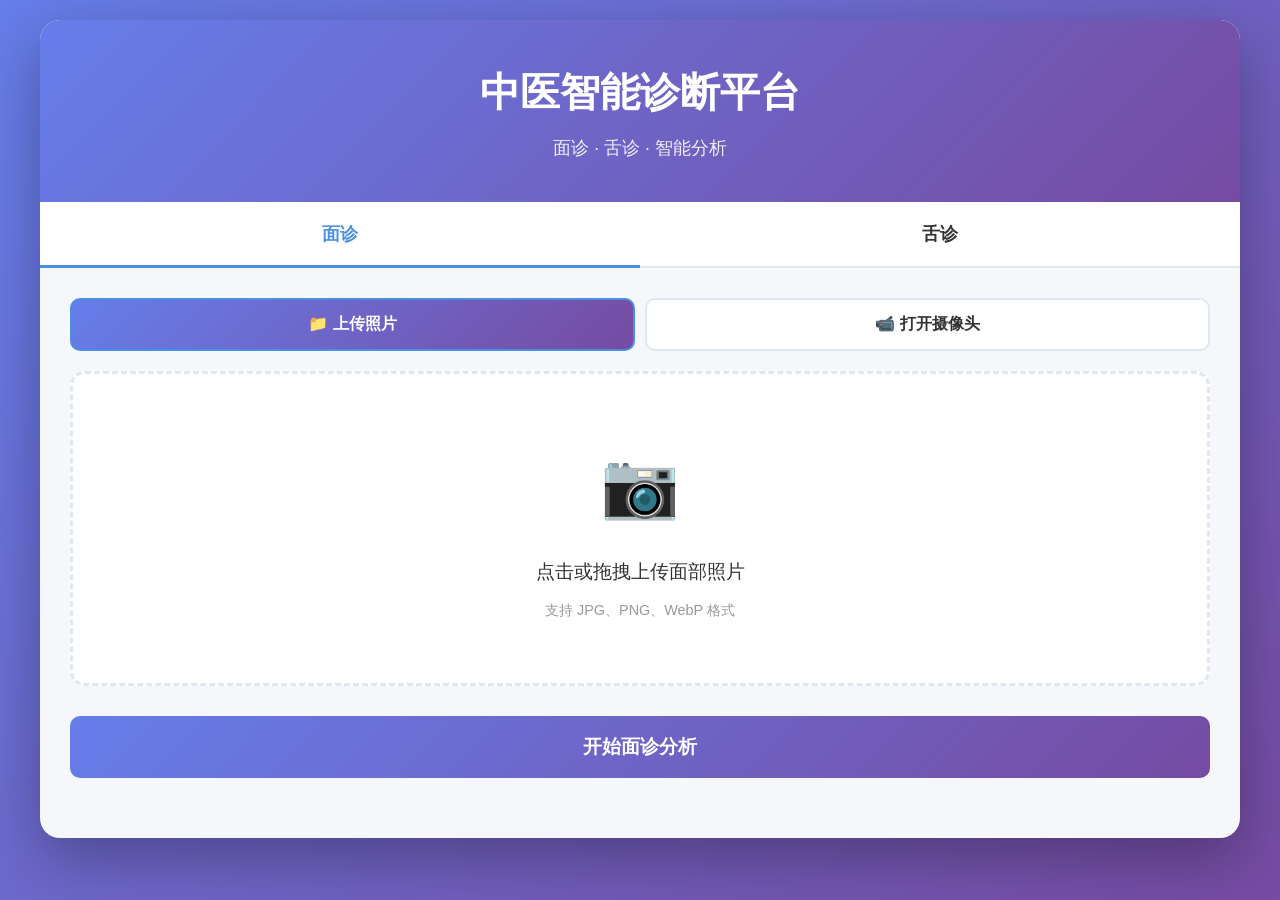
<file: tcm-diagnosis-platform/index.html>
<!DOCTYPE html>
<html lang="zh-CN">
<head>
    <meta charset="UTF-8">
    <meta name="viewport" content="width=device-width, initial-scale=1.0">
    <title>中医智能诊断平台 - 面诊与舌诊</title>
    <link rel="stylesheet" href="styles.css">
</head>
<body>
    <div class="container">
        <header>
            <h1>中医智能诊断平台</h1>
            <p class="subtitle">面诊 · 舌诊 · 智能分析</p>
        </header>

        <nav class="tabs">
            <button class="tab-btn active" data-tab="face">面诊</button>
            <button class="tab-btn" data-tab="tongue">舌诊</button>
        </nav>

        <main>
            <!-- 面诊模块 -->
            <section id="face-section" class="diagnosis-section active">
                <!-- 输入方式切换 -->
                <div class="input-mode-switcher">
                    <button class="mode-btn active" data-mode="upload" data-target="face">📁 上传照片</button>
                    <button class="mode-btn" data-mode="camera" data-target="face">📹 打开摄像头</button>
                </div>

                <!-- 上传模式 -->
                <div class="upload-area" id="face-upload-area">
                    <div class="upload-box" id="face-upload-box">
                        <input type="file" id="face-input" accept="image/*" hidden>
                        <div class="upload-icon">📷</div>
                        <p>点击或拖拽上传面部照片</p>
                        <span class="upload-hint">支持 JPG、PNG、WebP 格式</span>
                    </div>
                </div>

                <!-- 摄像头模式 -->
                <div class="camera-area" id="face-camera-area" style="display: none;">
                    <div class="camera-container">
                        <video id="face-video" autoplay playsinline></video>
                        <canvas id="face-canvas" style="display: none;"></canvas>
                        <div class="camera-overlay">
                            <div class="camera-guide face-guide">
                                <span class="guide-text">请将面部对准框内</span>
                            </div>
                        </div>
                    </div>
                    <div class="camera-controls">
                        <button class="camera-btn switch-btn" id="face-switch-camera" title="切换摄像头">🔄</button>
                        <button class="camera-btn capture-btn" id="face-capture-btn" title="拍照">📸</button>
                        <button class="camera-btn close-btn" id="face-close-camera" title="关闭摄像头">✕</button>
                    </div>
                </div>

                <!-- 预览（上传或拍照后共用） -->
                <div class="preview-container" id="face-preview" style="display: none;">
                    <img id="face-image" alt="面部预览">
                    <button class="remove-btn" id="remove-face-btn">✕</button>
                </div>

                <button class="analyze-btn" id="analyze-face-btn">开始面诊分析</button>

                <div class="result-container" id="face-result" style="display: none;">
                    <h3>面诊结果</h3>
                    <div class="result-content" id="face-result-content"></div>
                    <div class="result-actions">
                        <button class="export-btn" data-type="face">导出报告</button>
                        <button class="copy-btn" data-type="face">复制结果</button>
                    </div>
                </div>
            </section>

            <!-- 舌诊模块 -->
            <section id="tongue-section" class="diagnosis-section">
                <!-- 输入方式切换 -->
                <div class="input-mode-switcher">
                    <button class="mode-btn active" data-mode="upload" data-target="tongue">📁 上传照片</button>
                    <button class="mode-btn" data-mode="camera" data-target="tongue">📹 打开摄像头</button>
                </div>

                <!-- 上传模式 -->
                <div class="upload-area" id="tongue-upload-area">
                    <div class="upload-box" id="tongue-upload-box">
                        <input type="file" id="tongue-input" accept="image/*" hidden>
                        <div class="upload-icon">👅</div>
                        <p>点击或拖拽上传舌头照片</p>
                        <span class="upload-hint">支持 JPG、PNG、WebP 格式</span>
                    </div>
                </div>

                <!-- 摄像头模式 -->
                <div class="camera-area" id="tongue-camera-area" style="display: none;">
                    <div class="camera-container">
                        <video id="tongue-video" autoplay playsinline></video>
                        <canvas id="tongue-canvas" style="display: none;"></canvas>
                        <div class="camera-overlay">
                            <div class="camera-guide tongue-guide">
                                <span class="guide-text">请将舌头对准框内</span>
                            </div>
                        </div>
                    </div>
                    <div class="camera-controls">
                        <button class="camera-btn switch-btn" id="tongue-switch-camera" title="切换摄像头">🔄</button>
                        <button class="camera-btn capture-btn" id="tongue-capture-btn" title="拍照">📸</button>
                        <button class="camera-btn close-btn" id="tongue-close-camera" title="关闭摄像头">✕</button>
                    </div>
                </div>

                <!-- 预览 -->
                <div class="preview-container" id="tongue-preview" style="display: none;">
                    <img id="tongue-image" alt="舌部预览">
                    <button class="remove-btn" id="remove-tongue-btn">✕</button>
                </div>

                <button class="analyze-btn" id="analyze-tongue-btn">开始舌诊分析</button>

                <div class="result-container" id="tongue-result" style="display: none;">
                    <h3>舌诊结果</h3>
                    <div class="result-content" id="tongue-result-content"></div>
                    <div class="result-actions">
                        <button class="export-btn" data-type="tongue">导出报告</button>
                        <button class="copy-btn" data-type="tongue">复制结果</button>
                    </div>
                </div>
            </section>
        </main>

        <div class="loading-overlay" id="loading-overlay" style="display: none;">
            <div class="loading-spinner"></div>
            <p>正在分析中，请稍候...</p>
        </div>
    </div>

    <script src="app.js"></script>
</body>
</html>
</file>
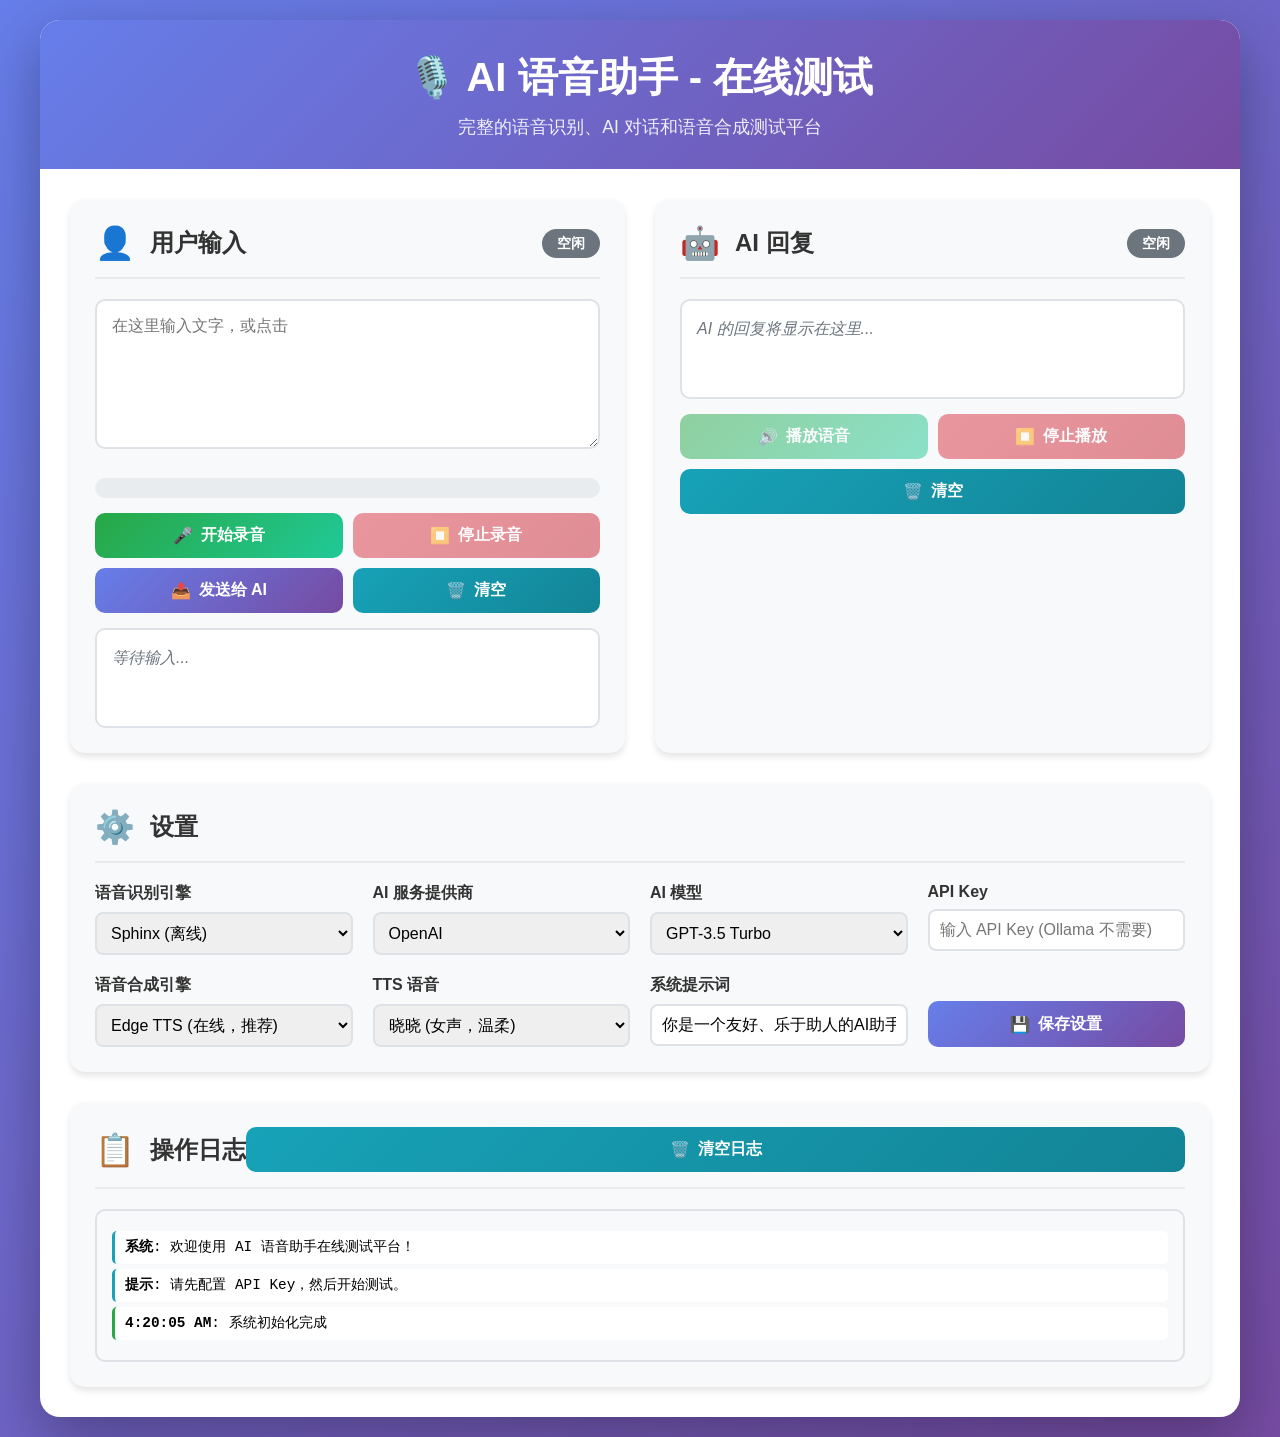
<file: web_app/templates/index.html>
<!DOCTYPE html>
<html lang="zh-CN">
<head>
    <meta charset="UTF-8">
    <meta name="viewport" content="width=device-width, initial-scale=1.0">
    <title>AI 语音助手 - 在线测试</title>
    <style>
        * {
            margin: 0;
            padding: 0;
            box-sizing: border-box;
        }

        body {
            font-family: -apple-system, BlinkMacSystemFont, 'Segoe UI', 'PingFang SC', 'Hiragino Sans GB',
                'Microsoft YaHei', 'Helvetica Neue', Helvetica, Arial, sans-serif;
            background: linear-gradient(135deg, #667eea 0%, #764ba2 100%);
            min-height: 100vh;
            padding: 20px;
        }

        .container {
            max-width: 1200px;
            margin: 0 auto;
            background: white;
            border-radius: 20px;
            box-shadow: 0 20px 60px rgba(0, 0, 0, 0.3);
            overflow: hidden;
        }

        .header {
            background: linear-gradient(135deg, #667eea 0%, #764ba2 100%);
            color: white;
            padding: 30px;
            text-align: center;
        }

        .header h1 {
            font-size: 2.5em;
            margin-bottom: 10px;
        }

        .header p {
            opacity: 0.9;
            font-size: 1.1em;
        }

        .main-content {
            display: grid;
            grid-template-columns: 1fr 1fr;
            gap: 30px;
            padding: 30px;
        }

        .panel {
            background: #f8f9fa;
            border-radius: 15px;
            padding: 25px;
            box-shadow: 0 4px 6px rgba(0, 0, 0, 0.1);
        }

        .panel-header {
            display: flex;
            align-items: center;
            margin-bottom: 20px;
            padding-bottom: 15px;
            border-bottom: 2px solid #e9ecef;
        }

        .panel-header h2 {
            color: #333;
            font-size: 1.5em;
        }

        .panel-header .icon {
            font-size: 2em;
            margin-right: 15px;
        }

        .status-badge {
            display: inline-block;
            padding: 5px 15px;
            border-radius: 20px;
            font-size: 0.9em;
            font-weight: bold;
            margin-left: auto;
        }

        .status-idle {
            background: #6c757d;
            color: white;
        }

        .status-active {
            background: #28a745;
            color: white;
            animation: pulse 2s infinite;
        }

        @keyframes pulse {
            0%, 100% { opacity: 1; }
            50% { opacity: 0.5; }
        }

        textarea {
            width: 100%;
            min-height: 150px;
            padding: 15px;
            border: 2px solid #dee2e6;
            border-radius: 10px;
            font-size: 1em;
            resize: vertical;
            margin-bottom: 15px;
            font-family: inherit;
        }

        textarea:focus {
            outline: none;
            border-color: #667eea;
        }

        textarea:disabled {
            background: #f8f9fa;
            cursor: not-allowed;
        }

        .button-group {
            display: flex;
            gap: 10px;
            flex-wrap: wrap;
        }

        button {
            flex: 1;
            min-width: 120px;
            padding: 12px 20px;
            border: none;
            border-radius: 10px;
            font-size: 1em;
            font-weight: bold;
            cursor: pointer;
            transition: all 0.3s;
            display: flex;
            align-items: center;
            justify-content: center;
            gap: 8px;
        }

        button:disabled {
            opacity: 0.5;
            cursor: not-allowed;
        }

        .btn-primary {
            background: linear-gradient(135deg, #667eea 0%, #764ba2 100%);
            color: white;
        }

        .btn-primary:hover:not(:disabled) {
            transform: translateY(-2px);
            box-shadow: 0 5px 15px rgba(102, 126, 234, 0.4);
        }

        .btn-success {
            background: linear-gradient(135deg, #28a745 0%, #20c997 100%);
            color: white;
        }

        .btn-success:hover:not(:disabled) {
            transform: translateY(-2px);
            box-shadow: 0 5px 15px rgba(40, 167, 69, 0.4);
        }

        .btn-danger {
            background: linear-gradient(135deg, #dc3545 0%, #c82333 100%);
            color: white;
        }

        .btn-danger:hover:not(:disabled) {
            transform: translateY(-2px);
            box-shadow: 0 5px 15px rgba(220, 53, 69, 0.4);
        }

        .btn-info {
            background: linear-gradient(135deg, #17a2b8 0%, #138496 100%);
            color: white;
        }

        .btn-info:hover:not(:disabled) {
            transform: translateY(-2px);
            box-shadow: 0 5px 15px rgba(23, 162, 184, 0.4);
        }

        .output-box {
            background: white;
            border: 2px solid #dee2e6;
            border-radius: 10px;
            padding: 15px;
            min-height: 100px;
            margin-top: 15px;
            font-size: 1em;
            line-height: 1.6;
            word-wrap: break-word;
        }

        .output-box.empty {
            color: #6c757d;
            font-style: italic;
        }

        .log-box {
            background: #f8f9fa;
            border: 2px solid #dee2e6;
            border-radius: 10px;
            padding: 15px;
            max-height: 300px;
            overflow-y: auto;
            font-family: 'Courier New', monospace;
            font-size: 0.9em;
            line-height: 1.6;
        }

        .log-entry {
            margin: 5px 0;
            padding: 5px 10px;
            border-radius: 5px;
            background: white;
        }

        .log-entry.info {
            border-left: 3px solid #17a2b8;
        }

        .log-entry.success {
            border-left: 3px solid #28a745;
        }

        .log-entry.error {
            border-left: 3px solid #dc3545;
            background: #f8d7da;
        }

        .settings-panel {
            grid-column: 1 / -1;
            background: #f8f9fa;
            border-radius: 15px;
            padding: 25px;
            box-shadow: 0 4px 6px rgba(0, 0, 0, 0.1);
        }

        .settings-grid {
            display: grid;
            grid-template-columns: repeat(auto-fit, minmax(250px, 1fr));
            gap: 20px;
        }

        .setting-item {
            display: flex;
            flex-direction: column;
            gap: 8px;
        }

        .setting-item label {
            font-weight: bold;
            color: #333;
        }

        .setting-item select,
        .setting-item input {
            padding: 10px;
            border: 2px solid #dee2e6;
            border-radius: 8px;
            font-size: 1em;
        }

        .setting-item select:focus,
        .setting-item input:focus {
            outline: none;
            border-color: #667eea;
        }

        .volume-meter {
            width: 100%;
            height: 20px;
            background: #e9ecef;
            border-radius: 10px;
            overflow: hidden;
            margin-top: 10px;
        }

        .volume-bar {
            height: 100%;
            background: linear-gradient(90deg, #28a745 0%, #20c997 100%);
            transition: width 0.1s;
            width: 0%;
        }

        .volume-bar.high {
            background: linear-gradient(90deg, #ffc107 0%, #fd7e14 100%);
        }

        .volume-bar.loud {
            background: linear-gradient(90deg, #dc3545 0%, #c82333 100%);
        }

        @media (max-width: 768px) {
            .main-content {
                grid-template-columns: 1fr;
            }

            .header h1 {
                font-size: 1.8em;
            }

            .button-group {
                flex-direction: column;
            }

            button {
                width: 100%;
            }
        }

        .loading {
            display: inline-block;
            width: 20px;
            height: 20px;
            border: 3px solid rgba(255, 255, 255, 0.3);
            border-radius: 50%;
            border-top-color: white;
            animation: spin 1s linear infinite;
        }

        @keyframes spin {
            to { transform: rotate(360deg); }
        }

        .tooltip {
            position: relative;
            display: inline-block;
        }

        .tooltip .tooltip-text {
            visibility: hidden;
            width: 200px;
            background-color: #333;
            color: white;
            text-align: center;
            border-radius: 6px;
            padding: 8px;
            position: absolute;
            z-index: 1;
            bottom: 125%;
            left: 50%;
            margin-left: -100px;
            opacity: 0;
            transition: opacity 0.3s;
        }

        .tooltip:hover .tooltip-text {
            visibility: visible;
            opacity: 1;
        }
    </style>
</head>
<body>
    <div class="container">
        <div class="header">
            <h1>🎙️ AI 语音助手 - 在线测试</h1>
            <p>完整的语音识别、AI 对话和语音合成测试平台</p>
        </div>

        <div class="main-content">
            <!-- 用户输入面板 -->
            <div class="panel">
                <div class="panel-header">
                    <span class="icon">👤</span>
                    <h2>用户输入</h2>
                    <span class="status-badge status-idle" id="userStatus">空闲</span>
                </div>

                <textarea id="userInput" placeholder="在这里输入文字，或点击"开始录音"进行语音识别..."></textarea>

                <div class="volume-meter">
                    <div class="volume-bar" id="volumeBar"></div>
                </div>

                <div class="button-group" style="margin-top: 15px;">
                    <button class="btn-success" id="btnRecord" onclick="startRecording()">
                        <span id="recordIcon">🎤</span>
                        <span id="recordText">开始录音</span>
                    </button>
                    <button class="btn-danger" id="btnStopRecord" onclick="stopRecording()" disabled>
                        <span>⏹️</span>
                        <span>停止录音</span>
                    </button>
                </div>

                <div class="button-group" style="margin-top: 10px;">
                    <button class="btn-primary" onclick="sendUserInput()">
                        <span>📤</span>
                        <span>发送给 AI</span>
                    </button>
                    <button class="btn-info" onclick="clearUserInput()">
                        <span>🗑️</span>
                        <span>清空</span>
                    </button>
                </div>

                <div class="output-box empty" id="userOutput">
                    等待输入...
                </div>
            </div>

            <!-- AI 回复面板 -->
            <div class="panel">
                <div class="panel-header">
                    <span class="icon">🤖</span>
                    <h2>AI 回复</h2>
                    <span class="status-badge status-idle" id="aiStatus">空闲</span>
                </div>

                <div class="output-box empty" id="aiOutput">
                    AI 的回复将显示在这里...
                </div>

                <div class="button-group" style="margin-top: 15px;">
                    <button class="btn-success" id="btnPlayAI" onclick="playAIResponse()" disabled>
                        <span>🔊</span>
                        <span>播放语音</span>
                    </button>
                    <button class="btn-danger" id="btnStopAI" onclick="stopAIResponse()" disabled>
                        <span>⏹️</span>
                        <span>停止播放</span>
                    </button>
                </div>

                <div class="button-group" style="margin-top: 10px;">
                    <button class="btn-info" onclick="clearAIOutput()">
                        <span>🗑️</span>
                        <span>清空</span>
                    </button>
                </div>
            </div>

            <!-- 设置面板 -->
            <div class="settings-panel">
                <div class="panel-header">
                    <span class="icon">⚙️</span>
                    <h2>设置</h2>
                </div>

                <div class="settings-grid">
                    <div class="setting-item">
                        <label for="sttEngine">语音识别引擎</label>
                        <select id="sttEngine">
                            <option value="sphinx">Sphinx (离线)</option>
                            <option value="whisper">Whisper (在线，更准确)</option>
                        </select>
                    </div>

                    <div class="setting-item">
                        <label for="aiProvider">AI 服务提供商</label>
                        <select id="aiProvider" onchange="updateAIModel()">
                            <option value="openai">OpenAI</option>
                            <option value="zhipu">智谱 AI</option>
                            <option value="deepseek">DeepSeek</option>
                            <option value="ollama">Ollama (本地)</option>
                        </select>
                    </div>

                    <div class="setting-item">
                        <label for="aiModel">AI 模型</label>
                        <select id="aiModel">
                            <option value="gpt-3.5-turbo">GPT-3.5 Turbo</option>
                            <option value="gpt-4">GPT-4</option>
                        </select>
                    </div>

                    <div class="setting-item">
                        <label for="apiKey">API Key</label>
                        <input type="password" id="apiKey" placeholder="输入 API Key (Ollama 不需要)">
                    </div>

                    <div class="setting-item">
                        <label for="ttsEngine">语音合成引擎</label>
                        <select id="ttsEngine">
                            <option value="edge">Edge TTS (在线，推荐)</option>
                            <option value="pyttsx3">pyttsx3 (离线)</option>
                        </select>
                    </div>

                    <div class="setting-item">
                        <label for="ttsVoice">TTS 语音</label>
                        <select id="ttsVoice">
                            <option value="zh-CN-XiaoxiaoNeural">晓晓 (女声，温柔)</option>
                            <option value="zh-CN-YunxiNeural">云希 (男声，专业)</option>
                            <option value="zh-CN-YunyangNeural">云扬 (男声，活泼)</option>
                            <option value="zh-CN-XiaoyiNeural">晓伊 (女声，可爱)</option>
                            <option value="zh-CN-XiaohanNeural">晓涵 (女声，成熟)</option>
                        </select>
                    </div>

                    <div class="setting-item">
                        <label for="systemPrompt">系统提示词</label>
                        <input type="text" id="systemPrompt"
                               placeholder="你是一个友好、乐于助人的AI助手。"
                               value="你是一个友好、乐于助人的AI助手。">
                    </div>

                    <div class="setting-item">
                        <label>&nbsp;</label>
                        <button class="btn-primary" onclick="saveSettings()">
                            <span>💾</span>
                            <span>保存设置</span>
                        </button>
                    </div>
                </div>
            </div>

            <!-- 日志面板 -->
            <div class="panel" style="grid-column: 1 / -1;">
                <div class="panel-header">
                    <span class="icon">📋</span>
                    <h2>操作日志</h2>
                    <button class="btn-info" style="margin-left: auto;" onclick="clearLogs()">
                        <span>🗑️</span>
                        <span>清空日志</span>
                    </button>
                </div>

                <div class="log-box" id="logBox">
                    <div class="log-entry info">
                        <strong>系统</strong>: 欢迎使用 AI 语音助手在线测试平台！
                    </div>
                    <div class="log-entry info">
                        <strong>提示</strong>: 请先配置 API Key，然后开始测试。
                    </div>
                </div>
            </div>
        </div>
    </div>

    <script>
        // 全局变量
        let mediaRecorder = null;
        let audioChunks = [];
        let isRecording = false;
        let audioContext = null;
        let analyser = null;
        let volumeInterval = null;
        let aiSpeech = null;
        let currentAIResponse = '';

        // 添加日志
        function addLog(message, type = 'info') {
            const logBox = document.getElementById('logBox');
            const timestamp = new Date().toLocaleTimeString();
            const logEntry = document.createElement('div');
            logEntry.className = `log-entry ${type}`;
            logEntry.innerHTML = `<strong>${timestamp}</strong>: ${message}`;
            logBox.appendChild(logEntry);
            logBox.scrollTop = logBox.scrollHeight;
        }

        function clearLogs() {
            document.getElementById('logBox').innerHTML = '';
            addLog('日志已清空');
        }

        // 更新状态
        function updateStatus(elementId, status, text) {
            const element = document.getElementById(elementId);
            element.className = `status-badge status-${status}`;
            element.textContent = text;
        }

        // 开始录音
        async function startRecording() {
            try {
                const stream = await navigator.mediaDevices.getUserMedia({ audio: true });
                
                audioContext = new (window.AudioContext || window.webkitAudioContext)();
                analyser = audioContext.createAnalyser();
                const source = audioContext.createMediaStreamSource(stream);
                source.connect(analyser);
                analyser.fftSize = 256;

                mediaRecorder = new MediaRecorder(stream);
                audioChunks = [];

                mediaRecorder.ondataavailable = (event) => {
                    audioChunks.push(event.data);
                };

                mediaRecorder.onstop = async () => {
                    const audioBlob = new Blob(audioChunks, { type: 'audio/webm' });
                    await sendAudioForRecognition(audioBlob);
                };

                mediaRecorder.start();
                isRecording = true;

                // 更新 UI
                document.getElementById('btnRecord').disabled = true;
                document.getElementById('btnStopRecord').disabled = false;
                document.getElementById('userInput').disabled = true;
                updateStatus('userStatus', 'active', '录音中...');
                addLog('开始录音...', 'info');

                // 显示音量
                updateVolumeMeter();

                // 启动音量监测
                volumeInterval = setInterval(updateVolumeMeter, 100);

            } catch (error) {
                addLog(`录音失败: ${error.message}`, 'error');
                console.error('Error starting recording:', error);
            }
        }

        // 停止录音
        function stopRecording() {
            if (mediaRecorder && isRecording) {
                mediaRecorder.stop();
                mediaRecorder.stream.getTracks().forEach(track => track.stop());
                isRecording = false;

                // 停止音量监测
                if (volumeInterval) {
                    clearInterval(volumeInterval);
                    volumeInterval = null;
                }

                // 更新 UI
                document.getElementById('btnRecord').disabled = false;
                document.getElementById('btnStopRecord').disabled = true;
                document.getElementById('userInput').disabled = false;
                document.getElementById('volumeBar').style.width = '0%';
                updateStatus('userStatus', 'idle', '处理中...');
                addLog('录音已停止，正在识别...', 'info');
            }
        }

        // 更新音量显示
        function updateVolumeMeter() {
            if (!analyser) return;

            const dataArray = new Uint8Array(analyser.frequencyBinCount);
            analyser.getByteFrequencyData(dataArray);

            // 计算平均音量
            let sum = 0;
            for (let i = 0; i < dataArray.length; i++) {
                sum += dataArray[i];
            }
            const average = sum / dataArray.length;

            // 更新进度条
            const volumeBar = document.getElementById('volumeBar');
            const percentage = Math.min(100, (average / 128) * 100);
            volumeBar.style.width = `${percentage}%`;

            // 根据音量改变颜色
            volumeBar.className = 'volume-bar';
            if (percentage > 70) {
                volumeBar.classList.add('high');
            }
            if (percentage > 90) {
                volumeBar.classList.add('loud');
            }
        }

        // 发送音频进行识别
        async function sendAudioForRecognition(audioBlob) {
            try {
                const formData = new FormData();
                formData.append('audio', audioBlob);
                formData.append('engine', document.getElementById('sttEngine').value);

                const response = await fetch('/api/stt', {
                    method: 'POST',
                    body: formData
                });

                const data = await response.json();

                if (data.success) {
                    document.getElementById('userInput').value = data.text;
                    document.getElementById('userOutput').textContent = data.text;
                    document.getElementById('userOutput').classList.remove('empty');
                    updateStatus('userStatus', 'idle', '识别完成');
                    addLog(`识别成功: "${data.text}"`, 'success');
                } else {
                    updateStatus('userStatus', 'idle', '识别失败');
                    addLog(`识别失败: ${data.error}`, 'error');
                }

            } catch (error) {
                updateStatus('userStatus', 'idle', '错误');
                addLog(`识别请求失败: ${error.message}`, 'error');
            }
        }

        // 发送用户输入给 AI
        async function sendUserInput() {
            const userInput = document.getElementById('userInput').value.trim();
            if (!userInput) {
                addLog('请输入文字或先进行语音识别', 'error');
                return;
            }

            try {
                updateStatus('aiStatus', 'active', '思考中...');
                addLog(`发送给 AI: "${userInput}"`, 'info');

                const response = await fetch('/api/chat', {
                    method: 'POST',
                    headers: {
                        'Content-Type': 'application/json'
                    },
                    body: JSON.stringify({
                        message: userInput,
                        provider: document.getElementById('aiProvider').value,
                        model: document.getElementById('aiModel').value,
                        api_key: document.getElementById('apiKey').value,
                        system_prompt: document.getElementById('systemPrompt').value
                    })
                });

                const data = await response.json();

                if (data.success) {
                    currentAIResponse = data.response;
                    document.getElementById('aiOutput').textContent = currentAIResponse;
                    document.getElementById('aiOutput').classList.remove('empty');
                    document.getElementById('btnPlayAI').disabled = false;
                    updateStatus('aiStatus', 'idle', '回复完成');
                    addLog(`AI 回复: "${data.response}"`, 'success');
                } else {
                    updateStatus('aiStatus', 'idle', '失败');
                    addLog(`AI 回复失败: ${data.error}`, 'error');
                }

            } catch (error) {
                updateStatus('aiStatus', 'idle', '错误');
                addLog(`AI 请求失败: ${error.message}`, 'error');
            }
        }

        // 播放 AI 语音
        async function playAIResponse() {
            if (!currentAIResponse) return;

            try {
                updateStatus('aiStatus', 'active', '播放中...');
                document.getElementById('btnPlayAI').disabled = true;
                document.getElementById('btnStopAI').disabled = false;

                const response = await fetch('/api/tts', {
                    method: 'POST',
                    headers: {
                        'Content-Type': 'application/json'
                    },
                    body: JSON.stringify({
                        text: currentAIResponse,
                        engine: document.getElementById('ttsEngine').value,
                        voice: document.getElementById('ttsVoice').value
                    })
                });

                const data = await response.json();

                if (data.success && data.audio_url) {
                    // 播放音频
                    aiSpeech = new Audio(data.audio_url);
                    aiSpeech.onended = () => {
                        updateStatus('aiStatus', 'idle', '播放完成');
                        document.getElementById('btnPlayAI').disabled = false;
                        document.getElementById('btnStopAI').disabled = true;
                        addLog('语音播放完成', 'success');
                    };
                    aiSpeech.play();
                    addLog('正在播放 AI 语音...', 'info');
                } else {
                    updateStatus('aiStatus', 'idle', '失败');
                    addLog(`语音合成失败: ${data.error}`, 'error');
                    document.getElementById('btnPlayAI').disabled = false;
                    document.getElementById('btnStopAI').disabled = true;
                }

            } catch (error) {
                updateStatus('aiStatus', 'idle', '错误');
                addLog(`语音播放失败: ${error.message}`, 'error');
                document.getElementById('btnPlayAI').disabled = false;
                document.getElementById('btnStopAI').disabled = true;
            }
        }

        // 停止 AI 语音
        function stopAIResponse() {
            if (aiSpeech) {
                aiSpeech.pause();
                aiSpeech.currentTime = 0;
                updateStatus('aiStatus', 'idle', '已停止');
                document.getElementById('btnPlayAI').disabled = false;
                document.getElementById('btnStopAI').disabled = true;
                addLog('语音播放已停止', 'info');
            }
        }

        // 清空用户输入
        function clearUserInput() {
            document.getElementById('userInput').value = '';
            document.getElementById('userOutput').textContent = '等待输入...';
            document.getElementById('userOutput').classList.add('empty');
            addLog('用户输入已清空', 'info');
        }

        // 清空 AI 输出
        function clearAIOutput() {
            document.getElementById('aiOutput').textContent = 'AI 的回复将显示在这里...';
            document.getElementById('aiOutput').classList.add('empty');
            document.getElementById('btnPlayAI').disabled = true;
            currentAIResponse = '';
            addLog('AI 回复已清空', 'info');
        }

        // 更新 AI 模型选项
        function updateAIModel() {
            const provider = document.getElementById('aiProvider').value;
            const modelSelect = document.getElementById('aiModel');
            const apiKeyInput = document.getElementById('apiKey');

            modelSelect.innerHTML = '';

            switch (provider) {
                case 'openai':
                    modelSelect.innerHTML = `
                        <option value="gpt-3.5-turbo">GPT-3.5 Turbo</option>
                        <option value="gpt-4">GPT-4</option>
                    `;
                    apiKeyInput.placeholder = '输入 OpenAI API Key';
                    break;
                case 'zhipu':
                    modelSelect.innerHTML = `
                        <option value="glm-4">GLM-4</option>
                        <option value="glm-3-turbo">GLM-3 Turbo</option>
                    `;
                    apiKeyInput.placeholder = '输入智谱 AI API Key';
                    break;
                case 'deepseek':
                    modelSelect.innerHTML = `
                        <option value="deepseek-chat">DeepSeek Chat</option>
                        <option value="deepseek-coder">DeepSeek Coder</option>
                    `;
                    apiKeyInput.placeholder = '输入 DeepSeek API Key';
                    break;
                case 'ollama':
                    modelSelect.innerHTML = `
                        <option value="llama2">Llama2</option>
                        <option value="mistral">Mistral</option>
                        <option value="codellama">CodeLlama</option>
                    `;
                    apiKeyInput.placeholder = 'Ollama 不需要 API Key';
                    break;
            }
        }

        // 保存设置
        function saveSettings() {
            const settings = {
                stt_engine: document.getElementById('sttEngine').value,
                ai_provider: document.getElementById('aiProvider').value,
                ai_model: document.getElementById('aiModel').value,
                api_key: document.getElementById('apiKey').value,
                tts_engine: document.getElementById('ttsEngine').value,
                tts_voice: document.getElementById('ttsVoice').value,
                system_prompt: document.getElementById('systemPrompt').value
            };

            localStorage.setItem('voiceAssistantSettings', JSON.stringify(settings));
            addLog('设置已保存', 'success');
        }

        // 加载设置
        function loadSettings() {
            const savedSettings = localStorage.getItem('voiceAssistantSettings');
            if (savedSettings) {
                const settings = JSON.parse(savedSettings);
                document.getElementById('sttEngine').value = settings.stt_engine || 'sphinx';
                document.getElementById('aiProvider').value = settings.ai_provider || 'openai';
                updateAIModel();
                document.getElementById('aiModel').value = settings.ai_model || 'gpt-3.5-turbo';
                document.getElementById('apiKey').value = settings.api_key || '';
                document.getElementById('ttsEngine').value = settings.tts_engine || 'edge';
                document.getElementById('ttsVoice').value = settings.tts_voice || 'zh-CN-XiaoxiaoNeural';
                document.getElementById('systemPrompt').value = settings.system_prompt || '你是一个友好、乐于助人的AI助手。';
                addLog('设置已加载', 'info');
            }
        }

        // 页面加载时初始化
        window.onload = function() {
            loadSettings();
            addLog('系统初始化完成', 'success');
        };

        // 页面卸载时清理
        window.onbeforeunload = function() {
            if (audioContext) {
                audioContext.close();
            }
            if (mediaRecorder && isRecording) {
                stopRecording();
            }
        };
    </script>
</body>
</html>
</file>
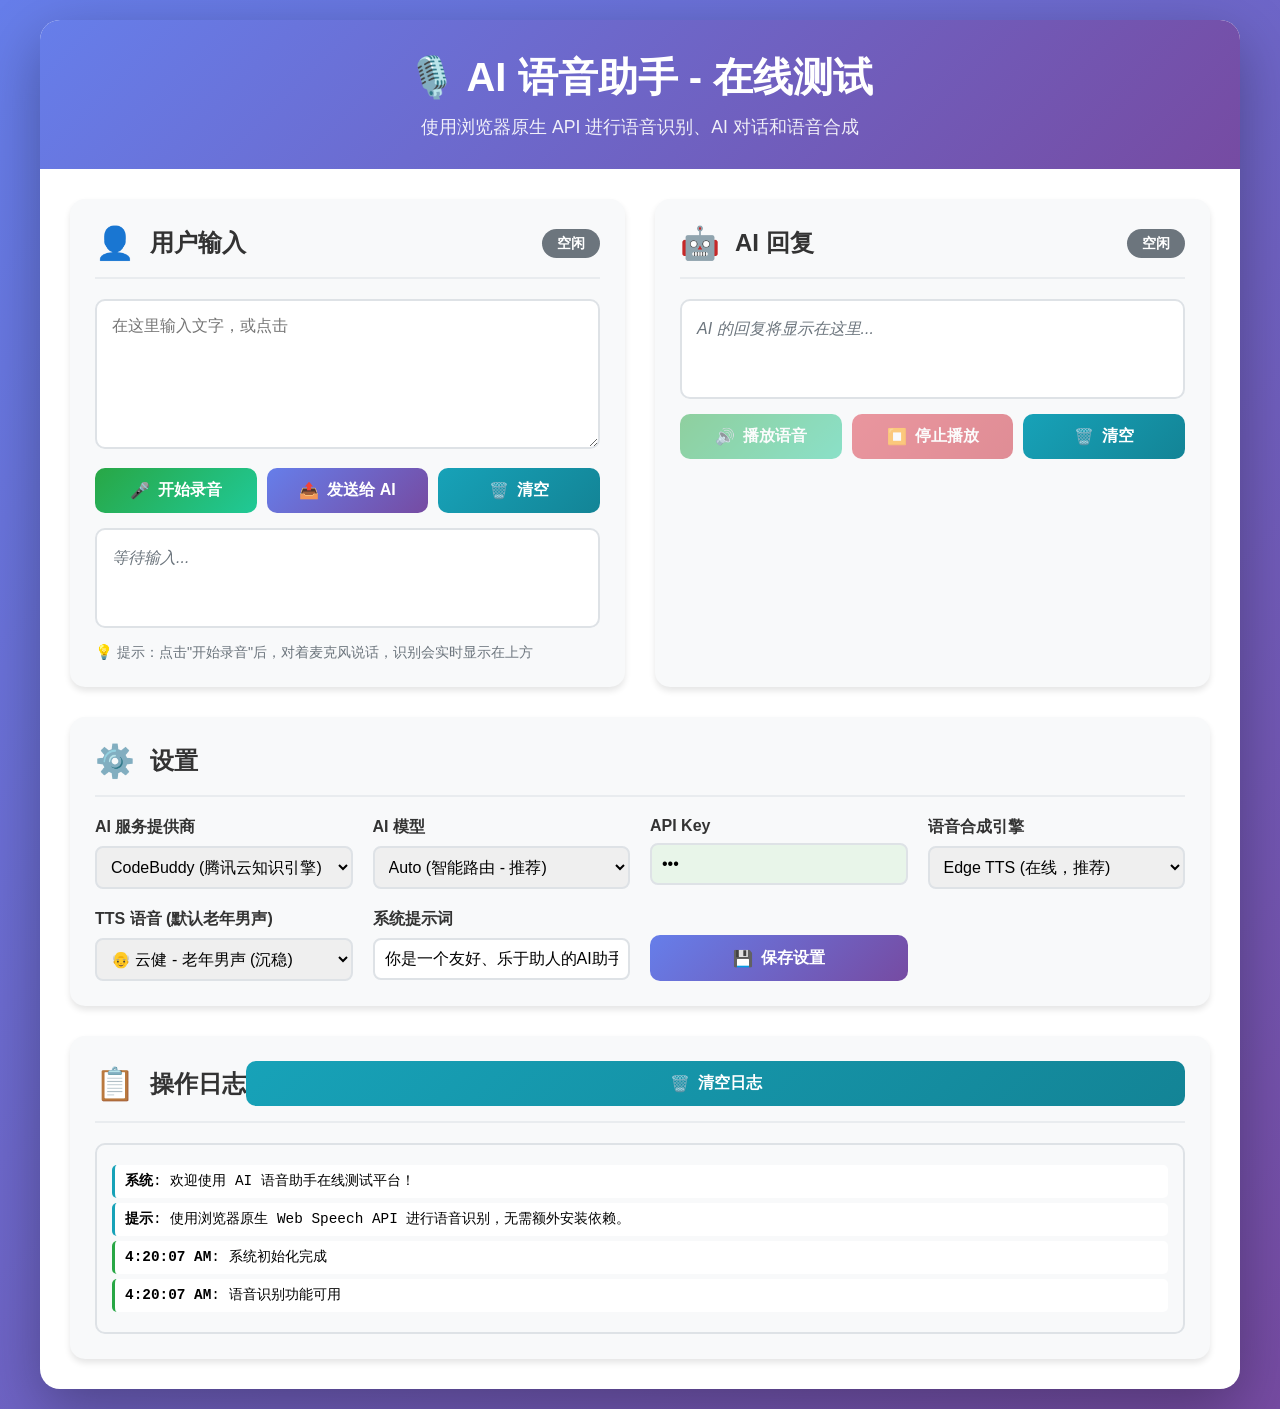
<file: web_app/templates/simple_index.html>
<!DOCTYPE html>
<html lang="zh-CN">
<head>
    <meta charset="UTF-8">
    <meta name="viewport" content="width=device-width, initial-scale=1.0">
    <title>AI 语音助手 - 在线测试</title>
    <style>
        * {
            margin: 0;
            padding: 0;
            box-sizing: border-box;
        }

        body {
            font-family: -apple-system, BlinkMacSystemFont, 'Segoe UI', 'PingFang SC', 'Hiragino Sans GB',
                'Microsoft YaHei', 'Helvetica Neue', Helvetica, Arial, sans-serif;
            background: linear-gradient(135deg, #667eea 0%, #764ba2 100%);
            min-height: 100vh;
            padding: 20px;
        }

        .container {
            max-width: 1200px;
            margin: 0 auto;
            background: white;
            border-radius: 20px;
            box-shadow: 0 20px 60px rgba(0, 0, 0, 0.3);
            overflow: hidden;
        }

        .header {
            background: linear-gradient(135deg, #667eea 0%, #764ba2 100%);
            color: white;
            padding: 30px;
            text-align: center;
        }

        .header h1 {
            font-size: 2.5em;
            margin-bottom: 10px;
        }

        .header p {
            opacity: 0.9;
            font-size: 1.1em;
        }

        .main-content {
            display: grid;
            grid-template-columns: 1fr 1fr;
            gap: 30px;
            padding: 30px;
        }

        .panel {
            background: #f8f9fa;
            border-radius: 15px;
            padding: 25px;
            box-shadow: 0 4px 6px rgba(0, 0, 0, 0.1);
        }

        .panel-header {
            display: flex;
            align-items: center;
            margin-bottom: 20px;
            padding-bottom: 15px;
            border-bottom: 2px solid #e9ecef;
        }

        .panel-header h2 {
            color: #333;
            font-size: 1.5em;
        }

        .panel-header .icon {
            font-size: 2em;
            margin-right: 15px;
        }

        .status-badge {
            display: inline-block;
            padding: 5px 15px;
            border-radius: 20px;
            font-size: 0.9em;
            font-weight: bold;
            margin-left: auto;
        }

        .status-idle {
            background: #6c757d;
            color: white;
        }

        .status-active {
            background: #28a745;
            color: white;
            animation: pulse 2s infinite;
        }

        @keyframes pulse {
            0%, 100% { opacity: 1; }
            50% { opacity: 0.5; }
        }

        textarea {
            width: 100%;
            min-height: 150px;
            padding: 15px;
            border: 2px solid #dee2e6;
            border-radius: 10px;
            font-size: 1em;
            resize: vertical;
            margin-bottom: 15px;
            font-family: inherit;
        }

        textarea:focus {
            outline: none;
            border-color: #667eea;
        }

        .button-group {
            display: flex;
            gap: 10px;
            flex-wrap: wrap;
        }

        button {
            flex: 1;
            min-width: 120px;
            padding: 12px 20px;
            border: none;
            border-radius: 10px;
            font-size: 1em;
            font-weight: bold;
            cursor: pointer;
            transition: all 0.3s;
            display: flex;
            align-items: center;
            justify-content: center;
            gap: 8px;
        }

        button:disabled {
            opacity: 0.5;
            cursor: not-allowed;
        }

        .btn-primary {
            background: linear-gradient(135deg, #667eea 0%, #764ba2 100%);
            color: white;
        }

        .btn-primary:hover:not(:disabled) {
            transform: translateY(-2px);
            box-shadow: 0 5px 15px rgba(102, 126, 234, 0.4);
        }

        .btn-success {
            background: linear-gradient(135deg, #28a745 0%, #20c997 100%);
            color: white;
        }

        .btn-success:hover:not(:disabled) {
            transform: translateY(-2px);
            box-shadow: 0 5px 15px rgba(40, 167, 69, 0.4);
        }

        .btn-danger {
            background: linear-gradient(135deg, #dc3545 0%, #c82333 100%);
            color: white;
        }

        .btn-danger:hover:not(:disabled) {
            transform: translateY(-2px);
            box-shadow: 0 5px 15px rgba(220, 53, 69, 0.4);
        }

        .btn-info {
            background: linear-gradient(135deg, #17a2b8 0%, #138496 100%);
            color: white;
        }

        .btn-info:hover:not(:disabled) {
            transform: translateY(-2px);
            box-shadow: 0 5px 15px rgba(23, 162, 184, 0.4);
        }

        .output-box {
            background: white;
            border: 2px solid #dee2e6;
            border-radius: 10px;
            padding: 15px;
            min-height: 100px;
            margin-top: 15px;
            font-size: 1em;
            line-height: 1.6;
            word-wrap: break-word;
        }

        .output-box.empty {
            color: #6c757d;
            font-style: italic;
        }

        .live-text {
            color: #28a745;
            font-weight: bold;
            animation: blink 1s infinite;
        }

        @keyframes blink {
            0%, 100% { opacity: 1; }
            50% { opacity: 0.3; }
        }

        .settings-panel {
            grid-column: 1 / -1;
            background: #f8f9fa;
            border-radius: 15px;
            padding: 25px;
            box-shadow: 0 4px 6px rgba(0, 0, 0, 0.1);
        }

        .settings-grid {
            display: grid;
            grid-template-columns: repeat(auto-fit, minmax(250px, 1fr));
            gap: 20px;
        }

        .setting-item {
            display: flex;
            flex-direction: column;
            gap: 8px;
        }

        .setting-item label {
            font-weight: bold;
            color: #333;
        }

        .setting-item select,
        .setting-item input {
            padding: 10px;
            border: 2px solid #dee2e6;
            border-radius: 8px;
            font-size: 1em;
        }

        .setting-item select:focus,
        .setting-item input:focus {
            outline: none;
            border-color: #667eea;
        }

        .log-box {
            background: #f8f9fa;
            border: 2px solid #dee2e6;
            border-radius: 10px;
            padding: 15px;
            max-height: 300px;
            overflow-y: auto;
            font-family: 'Courier New', monospace;
            font-size: 0.9em;
            line-height: 1.6;
        }

        .log-entry {
            margin: 5px 0;
            padding: 5px 10px;
            border-radius: 5px;
            background: white;
        }

        .log-entry.info {
            border-left: 3px solid #17a2b8;
        }

        .log-entry.success {
            border-left: 3px solid #28a745;
        }

        .log-entry.error {
            border-left: 3px solid #dc3545;
            background: #f8d7da;
        }

        @media (max-width: 768px) {
            .main-content {
                grid-template-columns: 1fr;
            }

            .header h1 {
                font-size: 1.8em;
            }

            .button-group {
                flex-direction: column;
            }

            button {
                width: 100%;
            }
        }
    </style>
</head>
<body>
    <div class="container">
        <div class="header">
            <h1>🎙️ AI 语音助手 - 在线测试</h1>
            <p>使用浏览器原生 API 进行语音识别、AI 对话和语音合成</p>
        </div>

        <div class="main-content">
            <!-- 用户输入面板 -->
            <div class="panel">
                <div class="panel-header">
                    <span class="icon">👤</span>
                    <h2>用户输入</h2>
                    <span class="status-badge status-idle" id="userStatus">空闲</span>
                </div>

                <textarea id="userInput" placeholder="在这里输入文字，或点击"开始录音"进行语音识别..."></textarea>

                <div class="button-group">
                    <button class="btn-success" id="btnRecord" onclick="toggleRecording()">
                        <span id="recordIcon">🎤</span>
                        <span id="recordText">开始录音</span>
                    </button>
                    <button class="btn-primary" onclick="sendUserInput()">
                        <span>📤</span>
                        <span>发送给 AI</span>
                    </button>
                    <button class="btn-info" onclick="clearUserInput()">
                        <span>🗑️</span>
                        <span>清空</span>
                    </button>
                </div>

                <div class="output-box empty" id="userOutput">
                    等待输入...
                </div>

                <div style="margin-top: 15px; color: #6c757d; font-size: 0.9em;">
                    💡 提示：点击"开始录音"后，对着麦克风说话，识别会实时显示在上方
                </div>
            </div>

            <!-- AI 回复面板 -->
            <div class="panel">
                <div class="panel-header">
                    <span class="icon">🤖</span>
                    <h2>AI 回复</h2>
                    <span class="status-badge status-idle" id="aiStatus">空闲</span>
                </div>

                <div class="output-box empty" id="aiOutput">
                    AI 的回复将显示在这里...
                </div>

                <div class="button-group" style="margin-top: 15px;">
                    <button class="btn-success" id="btnPlayAI" onclick="playAIResponse()" disabled>
                        <span>🔊</span>
                        <span>播放语音</span>
                    </button>
                    <button class="btn-danger" id="btnStopAI" onclick="stopAIResponse()" disabled>
                        <span>⏹️</span>
                        <span>停止播放</span>
                    </button>
                    <button class="btn-info" onclick="clearAIOutput()">
                        <span>🗑️</span>
                        <span>清空</span>
                    </button>
                </div>
            </div>

            <!-- 设置面板 -->
            <div class="settings-panel">
                <div class="panel-header">
                    <span class="icon">⚙️</span>
                    <h2>设置</h2>
                </div>

                <div class="settings-grid">
                    <div class="setting-item">
                        <label for="aiProvider">AI 服务提供商</label>
                        <select id="aiProvider" onchange="updateAIModel()">
                            <option value="codebuddy">CodeBuddy (腾讯云知识引擎) - 已配置</option>
                        </select>
                    </div>

                    <div class="setting-item">
                        <label for="aiModel">AI 模型</label>
                        <select id="aiModel">
                            <option value="tc-code-latest" selected>Auto (智能路由 - 推荐)</option>
                            <option value="hunyuan-2.0-instruct">腾讯混元 2.0</option>
                            <option value="hunyuan-2.0-thinking">腾讯混元 2.0 Think</option>
                            <option value="hunyuan-t1">Hunyuan-T1</option>
                            <option value="hunyuan-turbos">Hunyuan-TurboS</option>
                            <option value="minimax-m2.5">MiniMax-M2.5</option>
                            <option value="kimi-k2.5">Kimi-K2.5</option>
                            <option value="glm-5">GLM-5</option>
                        </select>
                    </div>

                    <div class="setting-item">
                        <label for="apiKey">API Key</label>
                        <input type="password" id="apiKey" placeholder="WorkBuddy API 已预配置" value="已配置" readonly style="background-color: #e8f5e9;">
                    </div>

                    <div class="setting-item">
                        <label for="ttsEngine">语音合成引擎</label>
                        <select id="ttsEngine">
                            <option value="edge">Edge TTS (在线，推荐)</option>
                            <option value="pyttsx3">pyttsx3 (离线)</option>
                        </select>
                    </div>

                    <div class="setting-item">
                        <label for="ttsVoice">TTS 语音 (默认老年男声)</label>
                        <select id="ttsVoice">
                            <option value="zh-CN-YunjianNeural" selected>👴 云健 - 老年男声 (沉稳)</option>
                            <option value="zh-CN-YunxiNeural">👨 云希 - 中年男声 (专业)</option>
                            <option value="zh-CN-YunyangNeural">👨 云扬 - 中年男声 (活泼)</option>
                            <option value="zh-CN-XiaoxiaoNeural">👩 晓晓 - 女声 (温柔)</option>
                            <option value="zh-CN-XiaoyiNeural">👩 晓伊 - 女声 (可爱)</option>
                            <option value="zh-CN-XiaohanNeural">👩 晓涵 - 女声 (成熟)</option>
                        </select>
                    </div>

                    <div class="setting-item">
                        <label for="systemPrompt">系统提示词</label>
                        <input type="text" id="systemPrompt"
                               placeholder="你是一个友好、乐于助人的AI助手。"
                               value="你是一个友好、乐于助人的AI助手。">
                    </div>

                    <div class="setting-item">
                        <label>&nbsp;</label>
                        <button class="btn-primary" onclick="saveSettings()">
                            <span>💾</span>
                            <span>保存设置</span>
                        </button>
                    </div>
                </div>
            </div>

            <!-- 日志面板 -->
            <div class="panel" style="grid-column: 1 / -1;">
                <div class="panel-header">
                    <span class="icon">📋</span>
                    <h2>操作日志</h2>
                    <button class="btn-info" style="margin-left: auto;" onclick="clearLogs()">
                        <span>🗑️</span>
                        <span>清空日志</span>
                    </button>
                </div>

                <div class="log-box" id="logBox">
                    <div class="log-entry info">
                        <strong>系统</strong>: 欢迎使用 AI 语音助手在线测试平台！
                    </div>
                    <div class="log-entry info">
                        <strong>提示</strong>: 使用浏览器原生 Web Speech API 进行语音识别，无需额外安装依赖。
                    </div>
                </div>
            </div>
        </div>
    </div>

    <script>
        // 全局变量
        let recognition = null;
        let isRecording = false;
        let aiAudio = null;
        let currentAIResponse = '';

        // 添加日志
        function addLog(message, type = 'info') {
            const logBox = document.getElementById('logBox');
            const timestamp = new Date().toLocaleTimeString();
            const logEntry = document.createElement('div');
            logEntry.className = `log-entry ${type}`;
            logEntry.innerHTML = `<strong>${timestamp}</strong>: ${message}`;
            logBox.appendChild(logEntry);
            logBox.scrollTop = logBox.scrollHeight;
        }

        function clearLogs() {
            document.getElementById('logBox').innerHTML = '';
            addLog('日志已清空');
        }

        // 更新状态
        function updateStatus(elementId, status, text) {
            const element = document.getElementById(elementId);
            element.className = `status-badge status-${status}`;
            element.textContent = text;
        }

        // 初始化语音识别
        function initSpeechRecognition() {
            if (!('webkitSpeechRecognition' in window) && !('SpeechRecognition' in window)) {
                addLog('浏览器不支持语音识别，请使用 Chrome 或 Edge', 'error');
                return false;
            }

            const SpeechRecognition = window.SpeechRecognition || window.webkitSpeechRecognition;
            recognition = new SpeechRecognition();
            recognition.lang = 'zh-CN';
            recognition.continuous = true;
            recognition.interimResults = true;

            recognition.onstart = () => {
                addLog('语音识别已启动', 'info');
                document.getElementById('userInput').disabled = true;
            };

            recognition.onresult = (event) => {
                let finalTranscript = '';
                let interimTranscript = '';

                for (let i = event.resultIndex; i < event.results.length; i++) {
                    const transcript = event.results[i][0].transcript;
                    if (event.results[i].isFinal) {
                        finalTranscript += transcript;
                    } else {
                        interimTranscript += transcript;
                    }
                }

                // 显示识别结果
                const userInput = document.getElementById('userInput');
                if (finalTranscript) {
                    userInput.value = finalTranscript;
                    document.getElementById('userOutput').textContent = finalTranscript;
                    document.getElementById('userOutput').classList.remove('empty');
                    addLog(`识别完成: "${finalTranscript}"`, 'success');
                } else if (interimTranscript) {
                    // 实时显示正在识别的文字
                    userInput.value = interimTranscript;
                }
            };

            recognition.onerror = (event) => {
                addLog(`识别错误: ${event.error}`, 'error');
                stopRecording();
            };

            recognition.onend = () => {
                if (isRecording) {
                    // 如果还在录音状态，重新启动
                    recognition.start();
                } else {
                    addLog('语音识别已停止', 'info');
                    document.getElementById('userInput').disabled = false;
                }
            };

            return true;
        }

        // 切换录音状态
        function toggleRecording() {
            if (!recognition) {
                if (!initSpeechRecognition()) {
                    return;
                }
            }

            if (isRecording) {
                stopRecording();
            } else {
                startRecording();
            }
        }

        // 开始录音
        function startRecording() {
            if (!recognition) {
                if (!initSpeechRecognition()) {
                    return;
                }
            }

            try {
                recognition.start();
                isRecording = true;

                // 更新 UI
                document.getElementById('btnRecord').innerHTML = '<span>⏹️</span><span>停止录音</span>';
                document.getElementById('btnRecord').classList.remove('btn-success');
                document.getElementById('btnRecord').classList.add('btn-danger');
                updateStatus('userStatus', 'active', '录音中...');
                addLog('开始录音...请说话', 'info');

            } catch (error) {
                addLog(`启动录音失败: ${error.message}`, 'error');
            }
        }

        // 停止录音
        function stopRecording() {
            if (recognition) {
                recognition.stop();
                isRecording = false;

                // 更新 UI
                document.getElementById('btnRecord').innerHTML = '<span>🎤</span><span>开始录音</span>';
                document.getElementById('btnRecord').classList.remove('btn-danger');
                document.getElementById('btnRecord').classList.add('btn-success');
                updateStatus('userStatus', 'idle', '已停止');
                addLog('录音已停止', 'info');
            }
        }

        // 发送用户输入给 AI
        async function sendUserInput() {
            const userInput = document.getElementById('userInput').value.trim();
            if (!userInput) {
                addLog('请输入文字或先进行语音识别', 'error');
                return;
            }

            try {
                updateStatus('aiStatus', 'active', '思考中...');
                addLog(`发送给 AI: "${userInput}"`, 'info');

                const response = await fetch('/api/chat', {
                    method: 'POST',
                    headers: {
                        'Content-Type': 'application/json'
                    },
                    body: JSON.stringify({
                        message: userInput,
                        model: document.getElementById('aiModel').value,
                        system_prompt: document.getElementById('systemPrompt').value
                    })
                });

                const data = await response.json();

                if (data.success) {
                    currentAIResponse = data.response;
                    document.getElementById('aiOutput').textContent = currentAIResponse;
                    document.getElementById('aiOutput').classList.remove('empty');
                    document.getElementById('btnPlayAI').disabled = false;
                    updateStatus('aiStatus', 'idle', '回复完成');
                    addLog(`AI 回复: "${data.response}"`, 'success');
                } else {
                    updateStatus('aiStatus', 'idle', '失败');
                    addLog(`AI 回复失败: ${data.error}`, 'error');
                }

            } catch (error) {
                updateStatus('aiStatus', 'idle', '错误');
                addLog(`AI 请求失败: ${error.message}`, 'error');
            }
        }

        // 播放 AI 语音
        async function playAIResponse() {
            if (!currentAIResponse) return;

            try {
                updateStatus('aiStatus', 'active', '播放中...');
                document.getElementById('btnPlayAI').disabled = true;
                document.getElementById('btnStopAI').disabled = false;

                const response = await fetch('/api/tts', {
                    method: 'POST',
                    headers: {
                        'Content-Type': 'application/json'
                    },
                    body: JSON.stringify({
                        text: currentAIResponse,
                        engine: document.getElementById('ttsEngine').value,
                        voice: document.getElementById('ttsVoice').value
                    })
                });

                const data = await response.json();

                if (data.success && data.audio_url) {
                    // 播放音频
                    aiAudio = new Audio(data.audio_url);
                    aiAudio.onended = () => {
                        updateStatus('aiStatus', 'idle', '播放完成');
                        document.getElementById('btnPlayAI').disabled = false;
                        document.getElementById('btnStopAI').disabled = true;
                        addLog('语音播放完成', 'success');
                    };
                    aiAudio.play();
                    addLog('正在播放 AI 语音...', 'info');
                } else {
                    updateStatus('aiStatus', 'idle', '失败');
                    addLog(`语音合成失败: ${data.error}`, 'error');
                    document.getElementById('btnPlayAI').disabled = false;
                    document.getElementById('btnStopAI').disabled = true;
                }

            } catch (error) {
                updateStatus('aiStatus', 'idle', '错误');
                addLog(`语音播放失败: ${error.message}`, 'error');
                document.getElementById('btnPlayAI').disabled = false;
                document.getElementById('btnStopAI').disabled = true;
            }
        }

        // 停止 AI 语音
        function stopAIResponse() {
            if (aiAudio) {
                aiAudio.pause();
                aiAudio.currentTime = 0;
                updateStatus('aiStatus', 'idle', '已停止');
                document.getElementById('btnPlayAI').disabled = false;
                document.getElementById('btnStopAI').disabled = true;
                addLog('语音播放已停止', 'info');
            }
        }

        // 清空用户输入
        function clearUserInput() {
            document.getElementById('userInput').value = '';
            document.getElementById('userOutput').textContent = '等待输入...';
            document.getElementById('userOutput').classList.add('empty');
            addLog('用户输入已清空', 'info');
        }

        // 清空 AI 输出
        function clearAIOutput() {
            document.getElementById('aiOutput').textContent = 'AI 的回复将显示在这里...';
            document.getElementById('aiOutput').classList.add('empty');
            document.getElementById('btnPlayAI').disabled = true;
            currentAIResponse = '';
            addLog('AI 回复已清空', 'info');
        }

        // 更新 AI 模型选项
        function updateAIModel() {
            // 只支持 WorkBuddy，无需切换
            const apiKeyInput = document.getElementById('apiKey');
            apiKeyInput.value = '已配置';
            apiKeyInput.readOnly = true;
            apiKeyInput.style.backgroundColor = '#e8f5e9';
        }

        // 保存设置
        function saveSettings() {
            const settings = {
                ai_provider: document.getElementById('aiProvider').value,
                ai_model: document.getElementById('aiModel').value,
                api_key: document.getElementById('apiKey').value,
                tts_engine: document.getElementById('ttsEngine').value,
                tts_voice: document.getElementById('ttsVoice').value,
                system_prompt: document.getElementById('systemPrompt').value
            };

            localStorage.setItem('voiceAssistantSettings', JSON.stringify(settings));
            addLog('设置已保存', 'success');
        }

        // 加载设置
        function loadSettings() {
            const savedSettings = localStorage.getItem('voiceAssistantSettings');
            if (savedSettings) {
                const settings = JSON.parse(savedSettings);
                document.getElementById('aiProvider').value = settings.ai_provider || 'openai';
                updateAIModel();
                document.getElementById('aiModel').value = settings.ai_model || 'tc-code-latest';
                document.getElementById('apiKey').value = settings.api_key || '';
                document.getElementById('ttsEngine').value = settings.tts_engine || 'edge';
                document.getElementById('ttsVoice').value = settings.tts_voice || 'zh-CN-XiaoxiaoNeural';
                document.getElementById('systemPrompt').value = settings.system_prompt || '你是一个友好、乐于助人的AI助手。';
                addLog('设置已加载', 'info');
            }
        }

        // 页面加载时初始化
        window.onload = function() {
            loadSettings();
            addLog('系统初始化完成', 'success');

            // 检查浏览器支持
            if (!('webkitSpeechRecognition' in window) && !('SpeechRecognition' in window)) {
                addLog('警告：您的浏览器不支持语音识别', 'error');
                addLog('建议使用 Chrome 或 Edge 浏览器', 'error');
            } else {
                addLog('语音识别功能可用', 'success');
            }
        };
    </script>
</body>
</html>
</file>
<file: tcm-diagnosis-platform/styles.css>
* {
    margin: 0;
    padding: 0;
    box-sizing: border-box;
}

:root {
    --primary-color: #4a90e2;
    --secondary-color: #50c878;
    --text-color: #333;
    --bg-color: #f5f7fa;
    --card-bg: #ffffff;
    --border-color: #e1e8ed;
    --shadow: 0 2px 10px rgba(0, 0, 0, 0.1);
    --shadow-hover: 0 4px 20px rgba(0, 0, 0, 0.15);
}

body {
    font-family: -apple-system, BlinkMacSystemFont, 'Segoe UI', 'PingFang SC', 'Hiragino Sans GB', 'Microsoft YaHei', sans-serif;
    background: linear-gradient(135deg, #667eea 0%, #764ba2 100%);
    min-height: 100vh;
    padding: 20px;
    line-height: 1.6;
}

.container {
    max-width: 1200px;
    margin: 0 auto;
    background: var(--bg-color);
    border-radius: 20px;
    box-shadow: 0 20px 60px rgba(0, 0, 0, 0.3);
    overflow: hidden;
}

header {
    background: linear-gradient(135deg, #667eea 0%, #764ba2 100%);
    color: white;
    padding: 40px 30px;
    text-align: center;
}

header h1 {
    font-size: 2.5rem;
    margin-bottom: 10px;
    font-weight: 700;
}

.subtitle {
    font-size: 1.1rem;
    opacity: 0.9;
}

.tabs {
    display: flex;
    background: var(--card-bg);
    border-bottom: 2px solid var(--border-color);
}

.tab-btn {
    flex: 1;
    padding: 20px;
    border: none;
    background: none;
    font-size: 1.1rem;
    font-weight: 600;
    color: var(--text-color);
    cursor: pointer;
    transition: all 0.3s ease;
    position: relative;
}

.tab-btn:hover {
    background: var(--bg-color);
}

.tab-btn.active {
    color: var(--primary-color);
}

.tab-btn.active::after {
    content: '';
    position: absolute;
    bottom: -2px;
    left: 0;
    right: 0;
    height: 3px;
    background: var(--primary-color);
}

main {
    padding: 30px;
}

.diagnosis-section {
    display: none;
}

.diagnosis-section.active {
    display: block;
    animation: fadeIn 0.3s ease;
}

@keyframes fadeIn {
    from {
        opacity: 0;
        transform: translateY(10px);
    }
    to {
        opacity: 1;
        transform: translateY(0);
    }
}

.upload-area {
    margin-bottom: 30px;
}

.upload-box {
    border: 3px dashed var(--border-color);
    border-radius: 15px;
    padding: 60px 40px;
    text-align: center;
    cursor: pointer;
    transition: all 0.3s ease;
    background: var(--card-bg);
}

.upload-box:hover {
    border-color: var(--primary-color);
    box-shadow: var(--shadow);
    transform: translateY(-2px);
}

.upload-icon {
    font-size: 4rem;
    margin-bottom: 20px;
}

.upload-box p {
    font-size: 1.2rem;
    color: var(--text-color);
    margin-bottom: 10px;
}

.upload-hint {
    font-size: 0.9rem;
    color: #999;
}

.preview-container {
    position: relative;
    margin-bottom: 20px;
}

.preview-container img {
    max-width: 100%;
    max-height: 500px;
    border-radius: 10px;
    box-shadow: var(--shadow);
    display: block;
    margin: 0 auto;
}

.remove-btn {
    position: absolute;
    top: 10px;
    right: 10px;
    width: 35px;
    height: 35px;
    border-radius: 50%;
    background: rgba(0, 0, 0, 0.7);
    color: white;
    border: none;
    cursor: pointer;
    font-size: 1.2rem;
    display: flex;
    align-items: center;
    justify-content: center;
    transition: all 0.3s ease;
}

.remove-btn:hover {
    background: rgba(255, 0, 0, 0.8);
    transform: scale(1.1);
}

.analyze-btn {
    display: block;
    width: 100%;
    padding: 18px;
    background: linear-gradient(135deg, #667eea 0%, #764ba2 100%);
    color: white;
    border: none;
    border-radius: 10px;
    font-size: 1.2rem;
    font-weight: 600;
    cursor: pointer;
    transition: all 0.3s ease;
    margin-bottom: 30px;
}

.analyze-btn:hover {
    transform: translateY(-2px);
    box-shadow: 0 5px 20px rgba(102, 126, 234, 0.4);
}

.analyze-btn:disabled {
    background: #ccc;
    cursor: not-allowed;
    transform: none;
}

.result-container {
    background: var(--card-bg);
    border-radius: 15px;
    padding: 30px;
    box-shadow: var(--shadow);
    animation: slideUp 0.4s ease;
}

@keyframes slideUp {
    from {
        opacity: 0;
        transform: translateY(30px);
    }
    to {
        opacity: 1;
        transform: translateY(0);
    }
}

.result-container h3 {
    font-size: 1.5rem;
    color: var(--primary-color);
    margin-bottom: 20px;
    padding-bottom: 15px;
    border-bottom: 2px solid var(--border-color);
}

.result-content {
    font-size: 0.95rem;
    line-height: 1.8;
    color: var(--text-color);
}

.result-content pre {
    background: #f8f9fa;
    padding: 20px;
    border-radius: 8px;
    overflow-x: auto;
    border-left: 4px solid var(--primary-color);
    font-size: 0.85rem;
}

.result-actions {
    display: flex;
    gap: 15px;
    margin-top: 25px;
    padding-top: 20px;
    border-top: 1px solid var(--border-color);
}

.export-btn,
.copy-btn {
    flex: 1;
    padding: 12px;
    border: none;
    border-radius: 8px;
    font-size: 1rem;
    font-weight: 600;
    cursor: pointer;
    transition: all 0.3s ease;
}

.export-btn {
    background: var(--primary-color);
    color: white;
}

.export-btn:hover {
    background: #357abd;
    transform: translateY(-2px);
}

.copy-btn {
    background: var(--secondary-color);
    color: white;
}

.copy-btn:hover {
    background: #3da860;
    transform: translateY(-2px);
}

.loading-overlay {
    position: fixed;
    top: 0;
    left: 0;
    right: 0;
    bottom: 0;
    background: rgba(0, 0, 0, 0.8);
    display: flex;
    flex-direction: column;
    align-items: center;
    justify-content: center;
    z-index: 1000;
    color: white;
    font-size: 1.2rem;
}

.loading-spinner {
    width: 60px;
    height: 60px;
    border: 4px solid rgba(255, 255, 255, 0.3);
    border-top: 4px solid white;
    border-radius: 50%;
    animation: spin 1s linear infinite;
    margin-bottom: 20px;
}

/* ========= 输入方式切换 ========= */
.input-mode-switcher {
    display: flex;
    gap: 10px;
    margin-bottom: 20px;
}

.mode-btn {
    flex: 1;
    padding: 14px 20px;
    border: 2px solid var(--border-color);
    border-radius: 10px;
    background: var(--card-bg);
    font-size: 1rem;
    font-weight: 600;
    color: var(--text-color);
    cursor: pointer;
    transition: all 0.3s ease;
}

.mode-btn:hover {
    border-color: var(--primary-color);
    background: #f0f4ff;
}

.mode-btn.active {
    border-color: var(--primary-color);
    background: linear-gradient(135deg, #667eea 0%, #764ba2 100%);
    color: white;
}

/* ========= 摄像头区域 ========= */
.camera-area {
    margin-bottom: 30px;
}

.camera-container {
    position: relative;
    background: #000;
    border-radius: 15px;
    overflow: hidden;
    aspect-ratio: 4 / 3;
    max-height: 500px;
}

.camera-container video {
    width: 100%;
    height: 100%;
    object-fit: cover;
    display: block;
    transform: scaleX(-1);  /* 镜像，更自然 */
}

.camera-overlay {
    position: absolute;
    top: 0; left: 0; right: 0; bottom: 0;
    pointer-events: none;
    display: flex;
    align-items: center;
    justify-content: center;
}

.camera-guide {
    border: 3px dashed rgba(255, 255, 255, 0.6);
    border-radius: 50%;
    display: flex;
    align-items: flex-end;
    justify-content: center;
    padding-bottom: 12px;
}

.face-guide {
    width: 55%;
    aspect-ratio: 3 / 4;
    border-radius: 45%;
}

.tongue-guide {
    width: 45%;
    aspect-ratio: 1 / 1;
    border-radius: 40%;
}

.guide-text {
    background: rgba(0, 0, 0, 0.55);
    color: white;
    padding: 6px 16px;
    border-radius: 20px;
    font-size: 0.85rem;
    white-space: nowrap;
}

/* ========= 摄像头控制条 ========= */
.camera-controls {
    display: flex;
    justify-content: center;
    align-items: center;
    gap: 24px;
    padding: 18px 0 8px;
}

.camera-btn {
    border: none;
    border-radius: 50%;
    cursor: pointer;
    display: flex;
    align-items: center;
    justify-content: center;
    font-size: 1.4rem;
    transition: all 0.25s ease;
}

.camera-btn.capture-btn {
    width: 68px;
    height: 68px;
    background: linear-gradient(135deg, #667eea 0%, #764ba2 100%);
    box-shadow: 0 4px 15px rgba(102, 126, 234, 0.5);
    font-size: 1.8rem;
}

.camera-btn.capture-btn:hover {
    transform: scale(1.12);
    box-shadow: 0 6px 25px rgba(102, 126, 234, 0.6);
}

.camera-btn.capture-btn:active {
    transform: scale(0.95);
}

.camera-btn.switch-btn,
.camera-btn.close-btn {
    width: 48px;
    height: 48px;
    background: rgba(0, 0, 0, 0.15);
    color: var(--text-color);
}

.camera-btn.switch-btn:hover,
.camera-btn.close-btn:hover {
    background: rgba(0, 0, 0, 0.25);
    transform: scale(1.08);
}

@keyframes spin {
    to {
        transform: rotate(360deg);
    }
}

@media (max-width: 768px) {
    header h1 {
        font-size: 1.8rem;
    }

    .subtitle {
        font-size: 0.9rem;
    }

    .tab-btn {
        padding: 15px;
        font-size: 1rem;
    }

    main {
        padding: 20px;
    }

    .upload-box {
        padding: 40px 20px;
    }

    .result-actions {
        flex-direction: column;
    }

    .input-mode-switcher {
        flex-direction: column;
    }

    .camera-btn.capture-btn {
        width: 60px;
        height: 60px;
        font-size: 1.5rem;
    }
}
</file>
